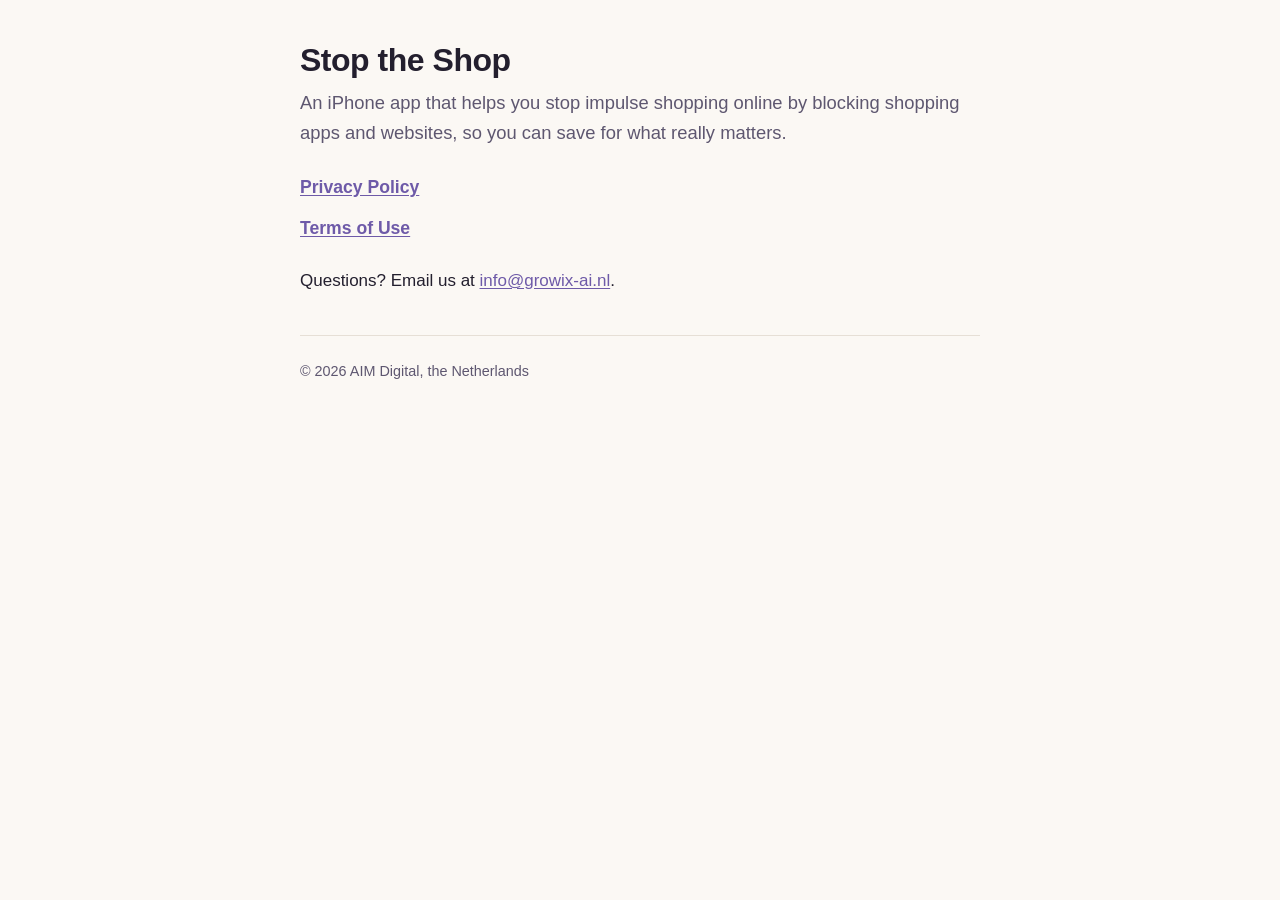
<file: index.html>
<!doctype html>
<html lang="en">
<head>
  <meta charset="utf-8">
  <meta name="viewport" content="width=device-width, initial-scale=1">
  <title>Stop the Shop</title>
  <meta name="description" content="Stop the Shop is an iPhone app that helps you stop impulse shopping online. Privacy Policy and Terms of Use.">
  <link rel="stylesheet" href="style.css">
</head>
<body>
  <main class="page">
    <h1>Stop the Shop</h1>
    <p class="lead">An iPhone app that helps you stop impulse shopping online by blocking shopping apps and websites, so you can save for what really matters.</p>

    <ul class="links">
      <li><a href="privacy.html">Privacy Policy</a></li>
      <li><a href="terms.html">Terms of Use</a></li>
    </ul>

    <p>Questions? Email us at <a href="mailto:info@growix-ai.nl">info@growix-ai.nl</a>.</p>

    <hr>
    <footer class="site">
      <p>&copy; 2026 AIM Digital, the Netherlands</p>
    </footer>
  </main>
</body>
</html>
</file>
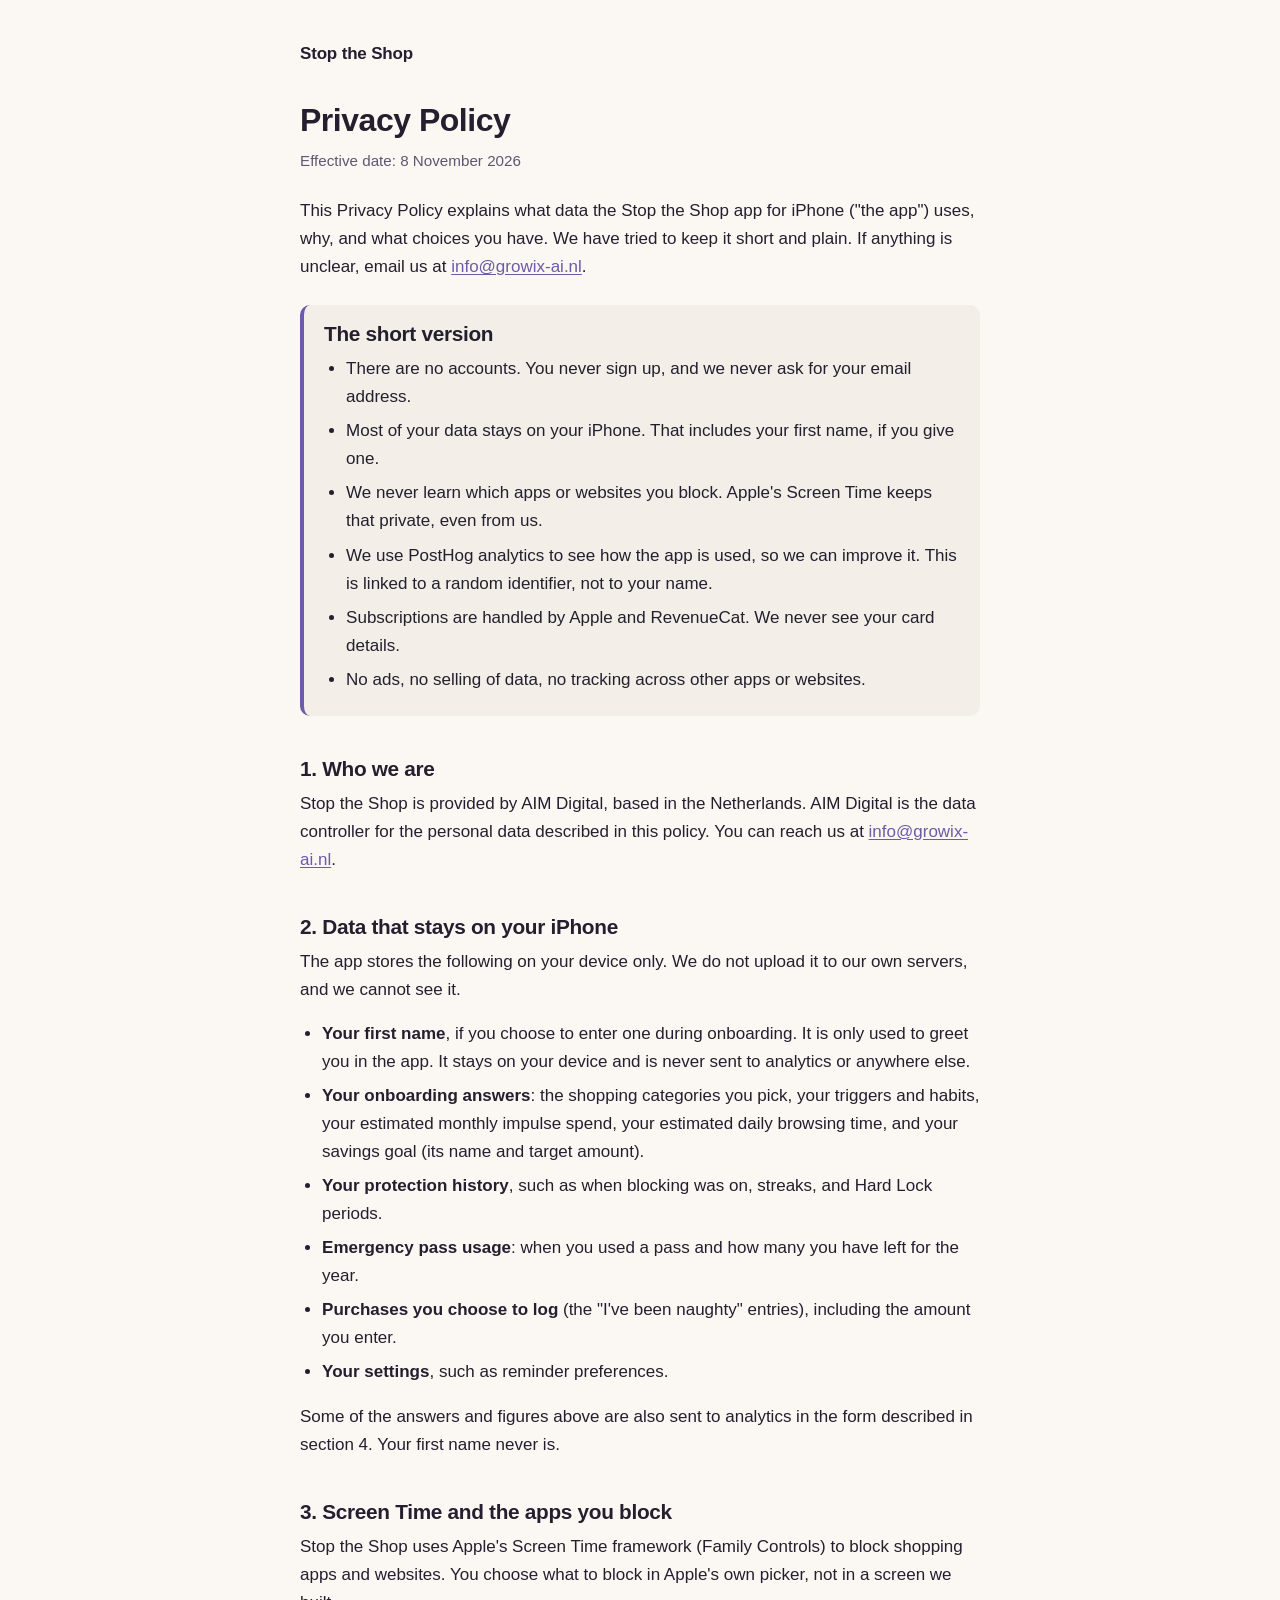
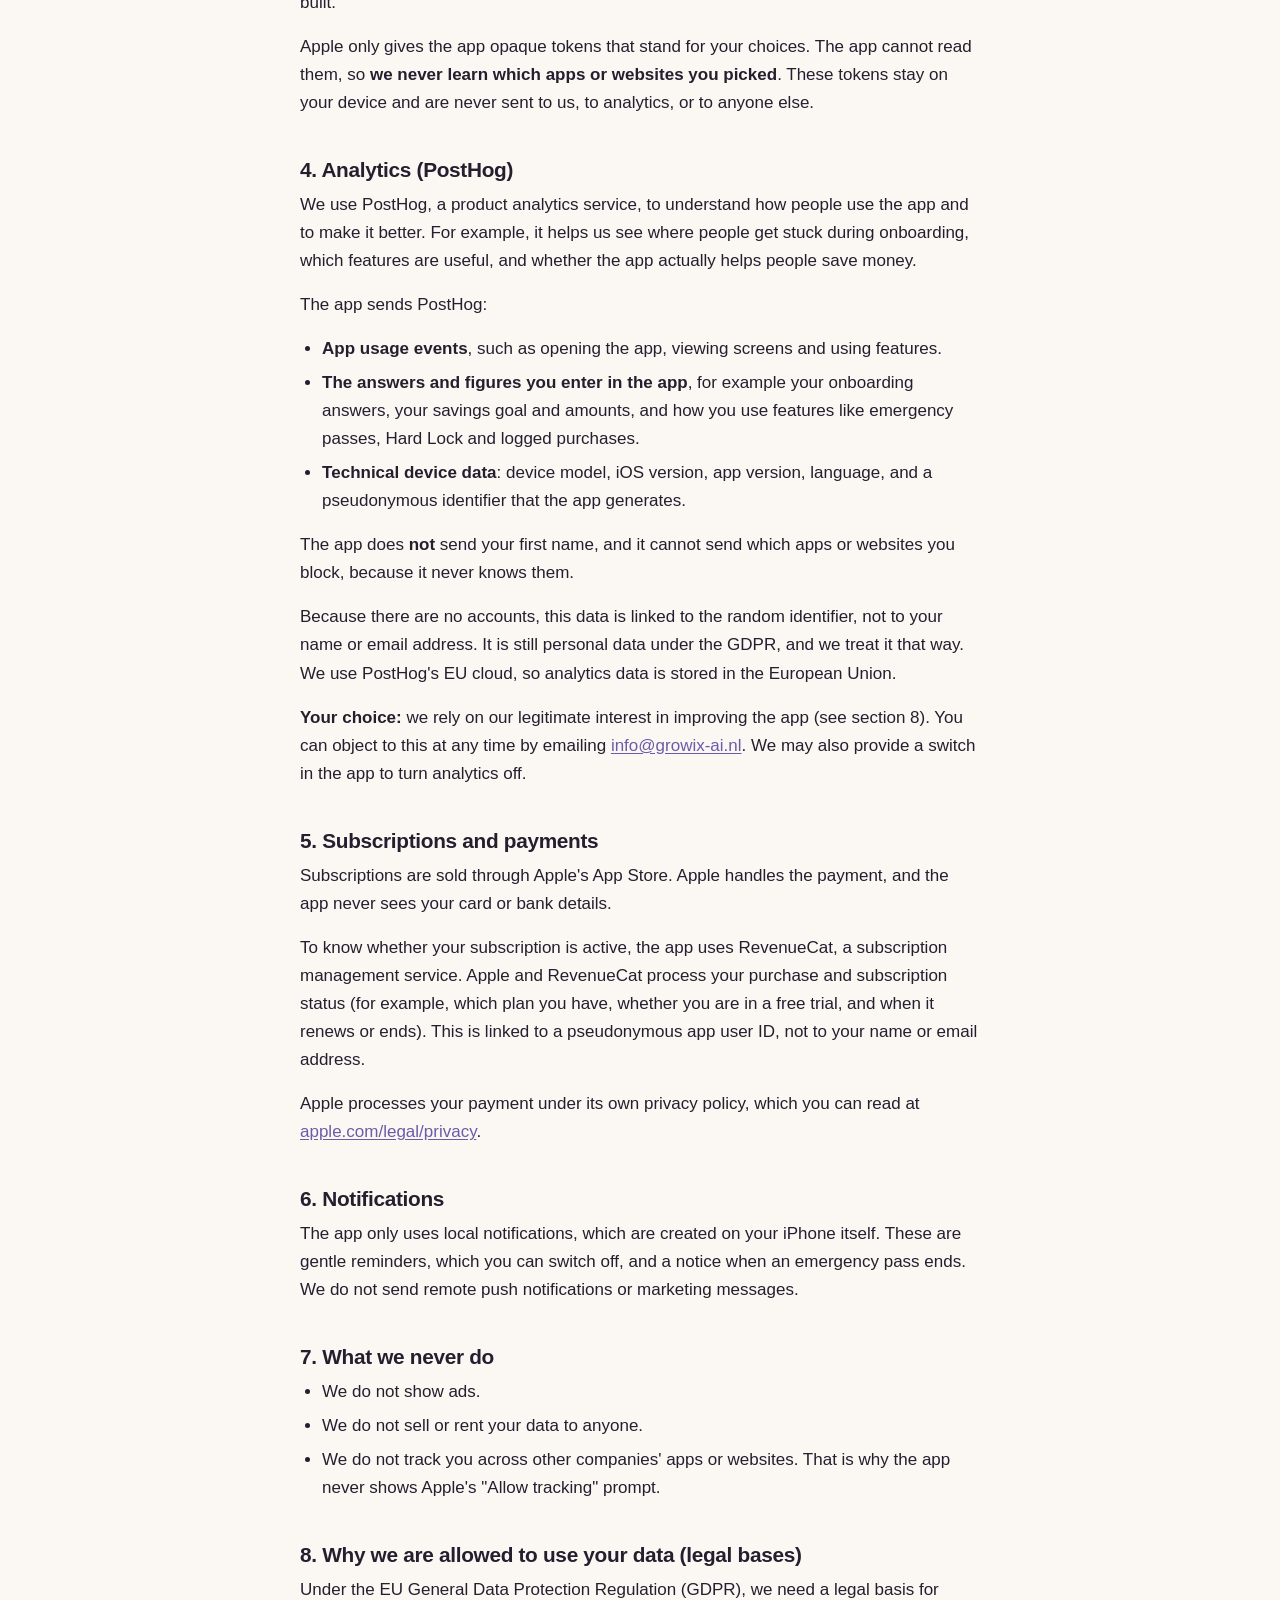
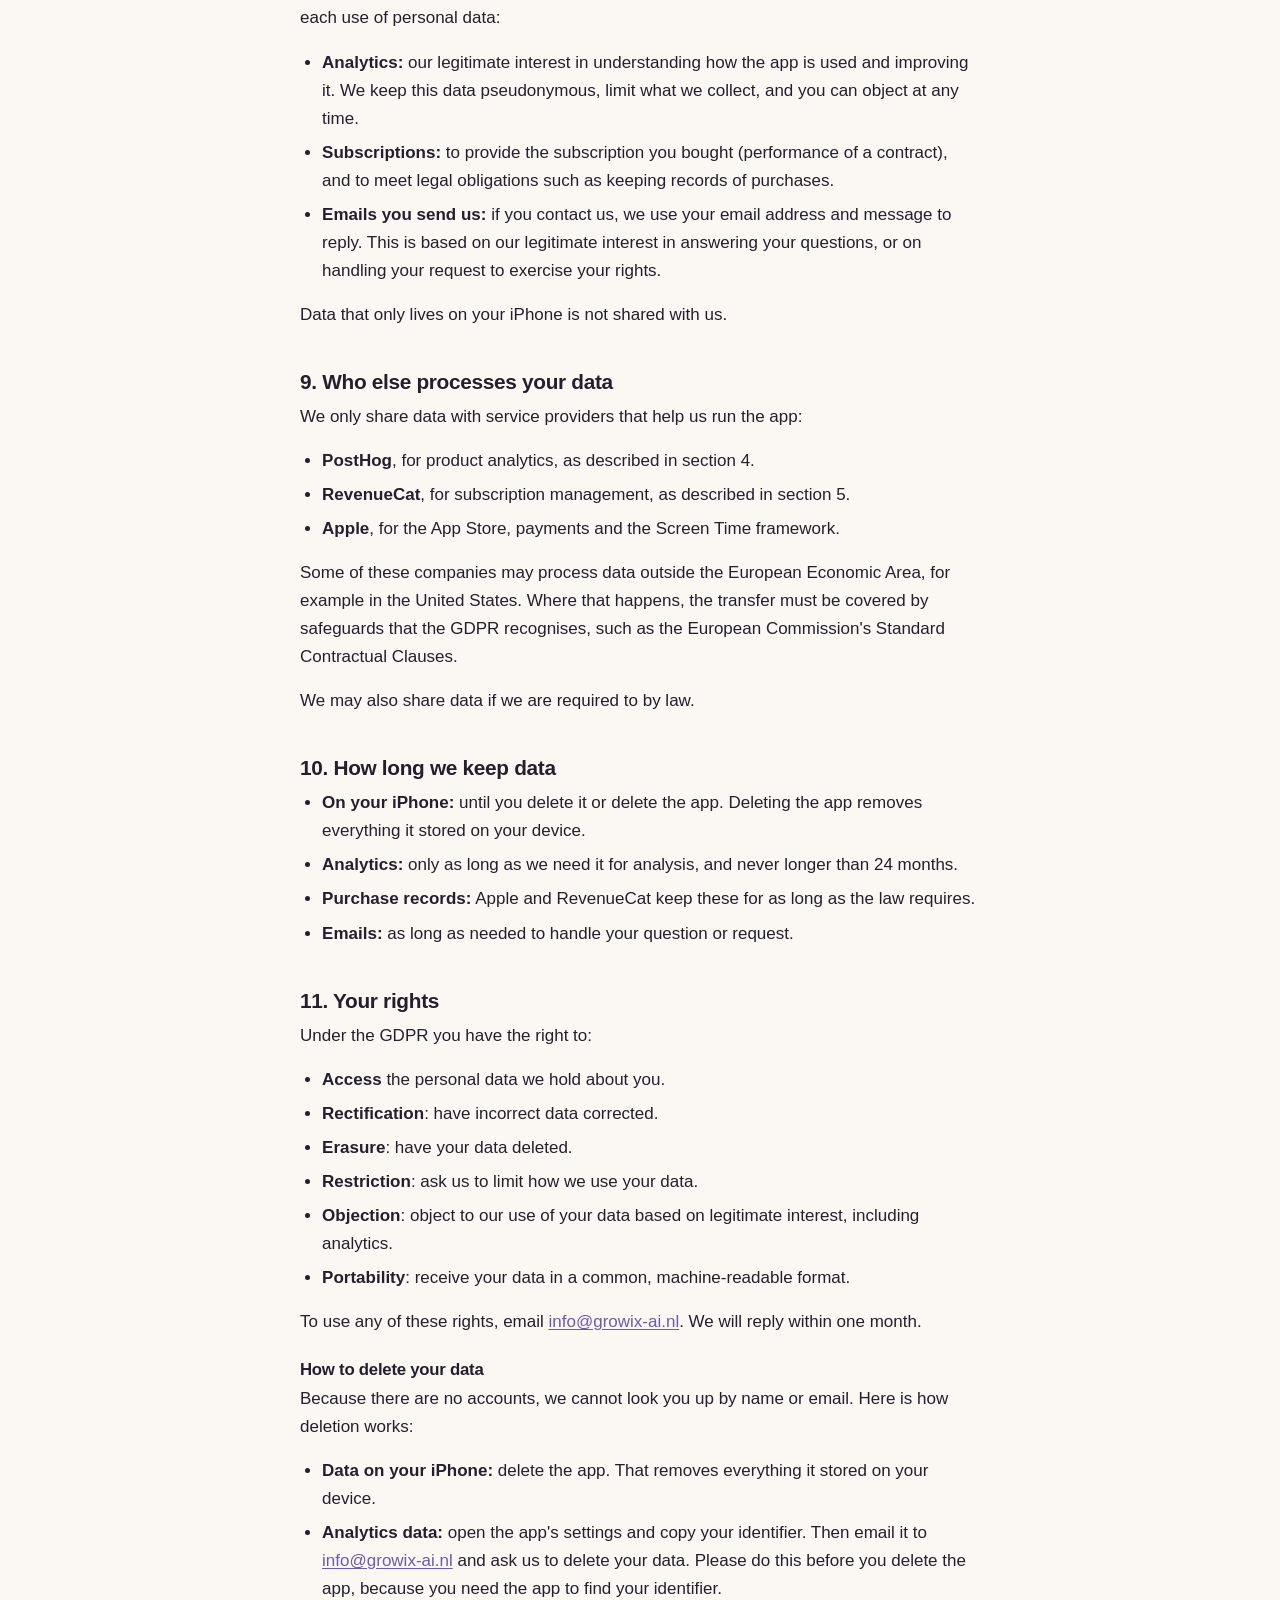
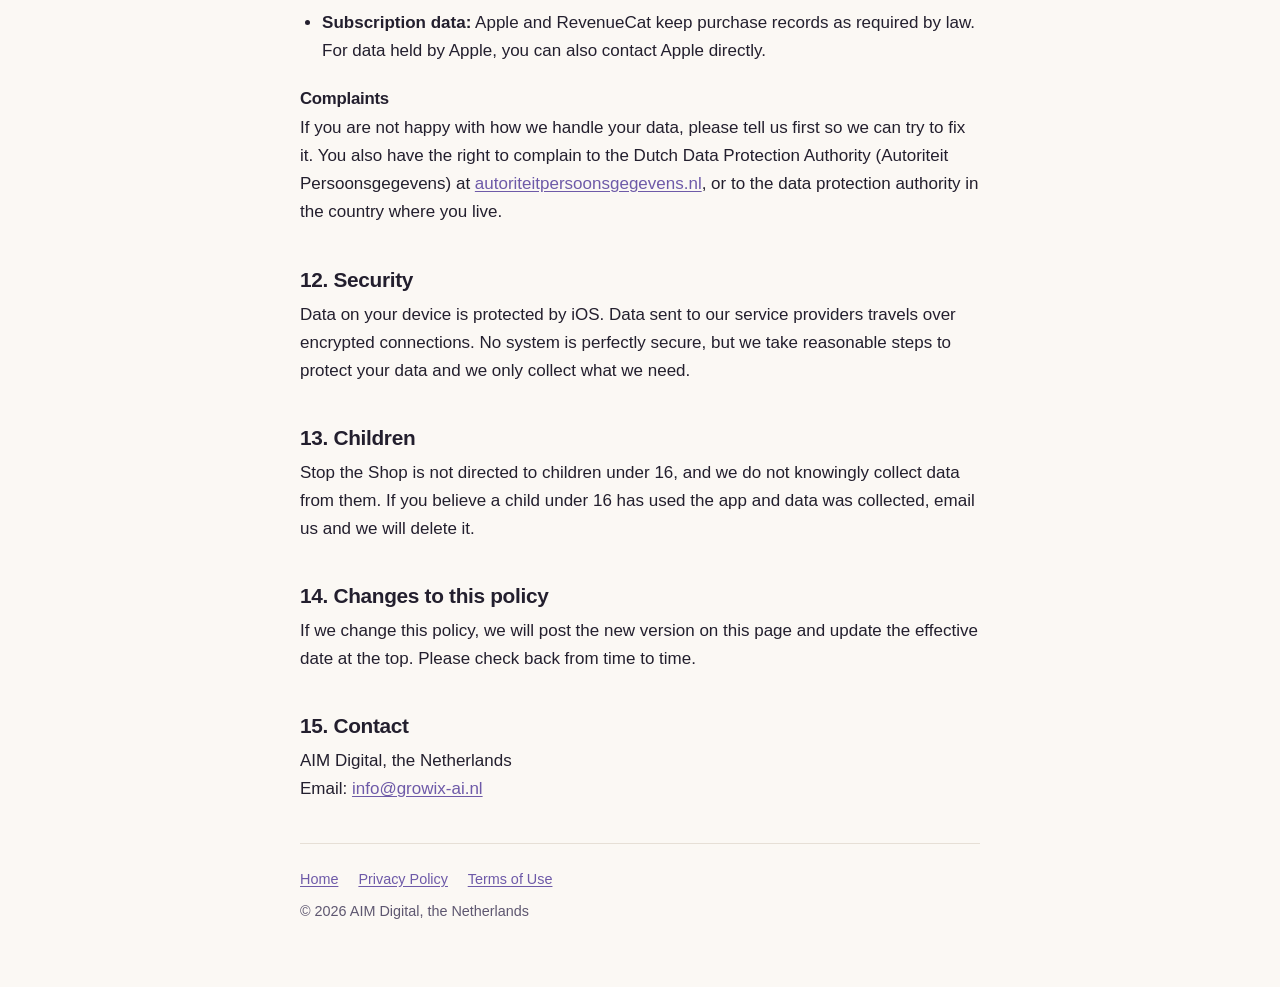
<file: privacy.html>
<!doctype html>
<html lang="en">
<head>
  <meta charset="utf-8">
  <meta name="viewport" content="width=device-width, initial-scale=1">
  <title>Privacy Policy | Stop the Shop</title>
  <meta name="description" content="How the Stop the Shop iPhone app handles your data.">
  <link rel="stylesheet" href="style.css">
</head>
<body>
  <main class="page">
    <header class="site">
      <a class="brand" href="index.html">Stop the Shop</a>
    </header>

    <h1>Privacy Policy</h1>
    <p class="meta">Effective date: 8 November 2026</p>

    <p>This Privacy Policy explains what data the Stop the Shop app for iPhone ("the app") uses, why, and what choices you have. We have tried to keep it short and plain. If anything is unclear, email us at <a href="mailto:info@growix-ai.nl">info@growix-ai.nl</a>.</p>

    <section class="summary">
      <h2>The short version</h2>
      <ul>
        <li>There are no accounts. You never sign up, and we never ask for your email address.</li>
        <li>Most of your data stays on your iPhone. That includes your first name, if you give one.</li>
        <li>We never learn which apps or websites you block. Apple's Screen Time keeps that private, even from us.</li>
        <li>We use PostHog analytics to see how the app is used, so we can improve it. This is linked to a random identifier, not to your name.</li>
        <li>Subscriptions are handled by Apple and RevenueCat. We never see your card details.</li>
        <li>No ads, no selling of data, no tracking across other apps or websites.</li>
      </ul>
    </section>

    <h2>1. Who we are</h2>
    <p>Stop the Shop is provided by AIM Digital, based in the Netherlands. AIM Digital is the data controller for the personal data described in this policy. You can reach us at <a href="mailto:info@growix-ai.nl">info@growix-ai.nl</a>.</p>

    <h2>2. Data that stays on your iPhone</h2>
    <p>The app stores the following on your device only. We do not upload it to our own servers, and we cannot see it.</p>
    <ul>
      <li><strong>Your first name</strong>, if you choose to enter one during onboarding. It is only used to greet you in the app. It stays on your device and is never sent to analytics or anywhere else.</li>
      <li><strong>Your onboarding answers</strong>: the shopping categories you pick, your triggers and habits, your estimated monthly impulse spend, your estimated daily browsing time, and your savings goal (its name and target amount).</li>
      <li><strong>Your protection history</strong>, such as when blocking was on, streaks, and Hard Lock periods.</li>
      <li><strong>Emergency pass usage</strong>: when you used a pass and how many you have left for the year.</li>
      <li><strong>Purchases you choose to log</strong> (the "I've been naughty" entries), including the amount you enter.</li>
      <li><strong>Your settings</strong>, such as reminder preferences.</li>
    </ul>
    <p>Some of the answers and figures above are also sent to analytics in the form described in section 4. Your first name never is.</p>

    <h2>3. Screen Time and the apps you block</h2>
    <p>Stop the Shop uses Apple's Screen Time framework (Family Controls) to block shopping apps and websites. You choose what to block in Apple's own picker, not in a screen we built.</p>
    <p>Apple only gives the app opaque tokens that stand for your choices. The app cannot read them, so <strong>we never learn which apps or websites you picked</strong>. These tokens stay on your device and are never sent to us, to analytics, or to anyone else.</p>

    <h2>4. Analytics (PostHog)</h2>
    <p>We use PostHog, a product analytics service, to understand how people use the app and to make it better. For example, it helps us see where people get stuck during onboarding, which features are useful, and whether the app actually helps people save money.</p>
    <p>The app sends PostHog:</p>
    <ul>
      <li><strong>App usage events</strong>, such as opening the app, viewing screens and using features.</li>
      <li><strong>The answers and figures you enter in the app</strong>, for example your onboarding answers, your savings goal and amounts, and how you use features like emergency passes, Hard Lock and logged purchases.</li>
      <li><strong>Technical device data</strong>: device model, iOS version, app version, language, and a pseudonymous identifier that the app generates.</li>
    </ul>
    <p>The app does <strong>not</strong> send your first name, and it cannot send which apps or websites you block, because it never knows them.</p>
    <p>Because there are no accounts, this data is linked to the random identifier, not to your name or email address. It is still personal data under the GDPR, and we treat it that way. We use PostHog's EU cloud, so analytics data is stored in the European Union.</p>
    <p><strong>Your choice:</strong> we rely on our legitimate interest in improving the app (see section 8). You can object to this at any time by emailing <a href="mailto:info@growix-ai.nl">info@growix-ai.nl</a>. We may also provide a switch in the app to turn analytics off.</p>

    <h2>5. Subscriptions and payments</h2>
    <p>Subscriptions are sold through Apple's App Store. Apple handles the payment, and the app never sees your card or bank details.</p>
    <p>To know whether your subscription is active, the app uses RevenueCat, a subscription management service. Apple and RevenueCat process your purchase and subscription status (for example, which plan you have, whether you are in a free trial, and when it renews or ends). This is linked to a pseudonymous app user ID, not to your name or email address.</p>
    <p>Apple processes your payment under its own privacy policy, which you can read at <a href="https://www.apple.com/legal/privacy/">apple.com/legal/privacy</a>.</p>

    <h2>6. Notifications</h2>
    <p>The app only uses local notifications, which are created on your iPhone itself. These are gentle reminders, which you can switch off, and a notice when an emergency pass ends. We do not send remote push notifications or marketing messages.</p>

    <h2>7. What we never do</h2>
    <ul>
      <li>We do not show ads.</li>
      <li>We do not sell or rent your data to anyone.</li>
      <li>We do not track you across other companies' apps or websites. That is why the app never shows Apple's "Allow tracking" prompt.</li>
    </ul>

    <h2>8. Why we are allowed to use your data (legal bases)</h2>
    <p>Under the EU General Data Protection Regulation (GDPR), we need a legal basis for each use of personal data:</p>
    <ul>
      <li><strong>Analytics:</strong> our legitimate interest in understanding how the app is used and improving it. We keep this data pseudonymous, limit what we collect, and you can object at any time.</li>
      <li><strong>Subscriptions:</strong> to provide the subscription you bought (performance of a contract), and to meet legal obligations such as keeping records of purchases.</li>
      <li><strong>Emails you send us:</strong> if you contact us, we use your email address and message to reply. This is based on our legitimate interest in answering your questions, or on handling your request to exercise your rights.</li>
    </ul>
    <p>Data that only lives on your iPhone is not shared with us.</p>

    <h2>9. Who else processes your data</h2>
    <p>We only share data with service providers that help us run the app:</p>
    <ul>
      <li><strong>PostHog</strong>, for product analytics, as described in section 4.</li>
      <li><strong>RevenueCat</strong>, for subscription management, as described in section 5.</li>
      <li><strong>Apple</strong>, for the App Store, payments and the Screen Time framework.</li>
    </ul>
    <p>Some of these companies may process data outside the European Economic Area, for example in the United States. Where that happens, the transfer must be covered by safeguards that the GDPR recognises, such as the European Commission's Standard Contractual Clauses.</p>
    <p>We may also share data if we are required to by law.</p>

    <h2>10. How long we keep data</h2>
    <ul>
      <li><strong>On your iPhone:</strong> until you delete it or delete the app. Deleting the app removes everything it stored on your device.</li>
      <li><strong>Analytics:</strong> only as long as we need it for analysis, and never longer than 24 months.</li>
      <li><strong>Purchase records:</strong> Apple and RevenueCat keep these for as long as the law requires.</li>
      <li><strong>Emails:</strong> as long as needed to handle your question or request.</li>
    </ul>

    <h2>11. Your rights</h2>
    <p>Under the GDPR you have the right to:</p>
    <ul>
      <li><strong>Access</strong> the personal data we hold about you.</li>
      <li><strong>Rectification</strong>: have incorrect data corrected.</li>
      <li><strong>Erasure</strong>: have your data deleted.</li>
      <li><strong>Restriction</strong>: ask us to limit how we use your data.</li>
      <li><strong>Objection</strong>: object to our use of your data based on legitimate interest, including analytics.</li>
      <li><strong>Portability</strong>: receive your data in a common, machine-readable format.</li>
    </ul>
    <p>To use any of these rights, email <a href="mailto:info@growix-ai.nl">info@growix-ai.nl</a>. We will reply within one month.</p>

    <h3>How to delete your data</h3>
    <p>Because there are no accounts, we cannot look you up by name or email. Here is how deletion works:</p>
    <ul>
      <li><strong>Data on your iPhone:</strong> delete the app. That removes everything it stored on your device.</li>
      <li><strong>Analytics data:</strong> open the app's settings and copy your identifier. Then email it to <a href="mailto:info@growix-ai.nl">info@growix-ai.nl</a> and ask us to delete your data. Please do this before you delete the app, because you need the app to find your identifier.</li>
      <li><strong>Subscription data:</strong> Apple and RevenueCat keep purchase records as required by law. For data held by Apple, you can also contact Apple directly.</li>
    </ul>

    <h3>Complaints</h3>
    <p>If you are not happy with how we handle your data, please tell us first so we can try to fix it. You also have the right to complain to the Dutch Data Protection Authority (Autoriteit Persoonsgegevens) at <a href="https://autoriteitpersoonsgegevens.nl">autoriteitpersoonsgegevens.nl</a>, or to the data protection authority in the country where you live.</p>

    <h2>12. Security</h2>
    <p>Data on your device is protected by iOS. Data sent to our service providers travels over encrypted connections. No system is perfectly secure, but we take reasonable steps to protect your data and we only collect what we need.</p>

    <h2>13. Children</h2>
    <p>Stop the Shop is not directed to children under 16, and we do not knowingly collect data from them. If you believe a child under 16 has used the app and data was collected, email us and we will delete it.</p>

    <h2>14. Changes to this policy</h2>
    <p>If we change this policy, we will post the new version on this page and update the effective date at the top. Please check back from time to time.</p>

    <h2>15. Contact</h2>
    <p>AIM Digital, the Netherlands<br>
    Email: <a href="mailto:info@growix-ai.nl">info@growix-ai.nl</a></p>

    <hr>
    <footer class="site">
      <nav>
        <a href="index.html">Home</a>
        <a href="privacy.html">Privacy Policy</a>
        <a href="terms.html">Terms of Use</a>
      </nav>
      <p>&copy; 2026 AIM Digital, the Netherlands</p>
    </footer>
  </main>
</body>
</html>
</file>
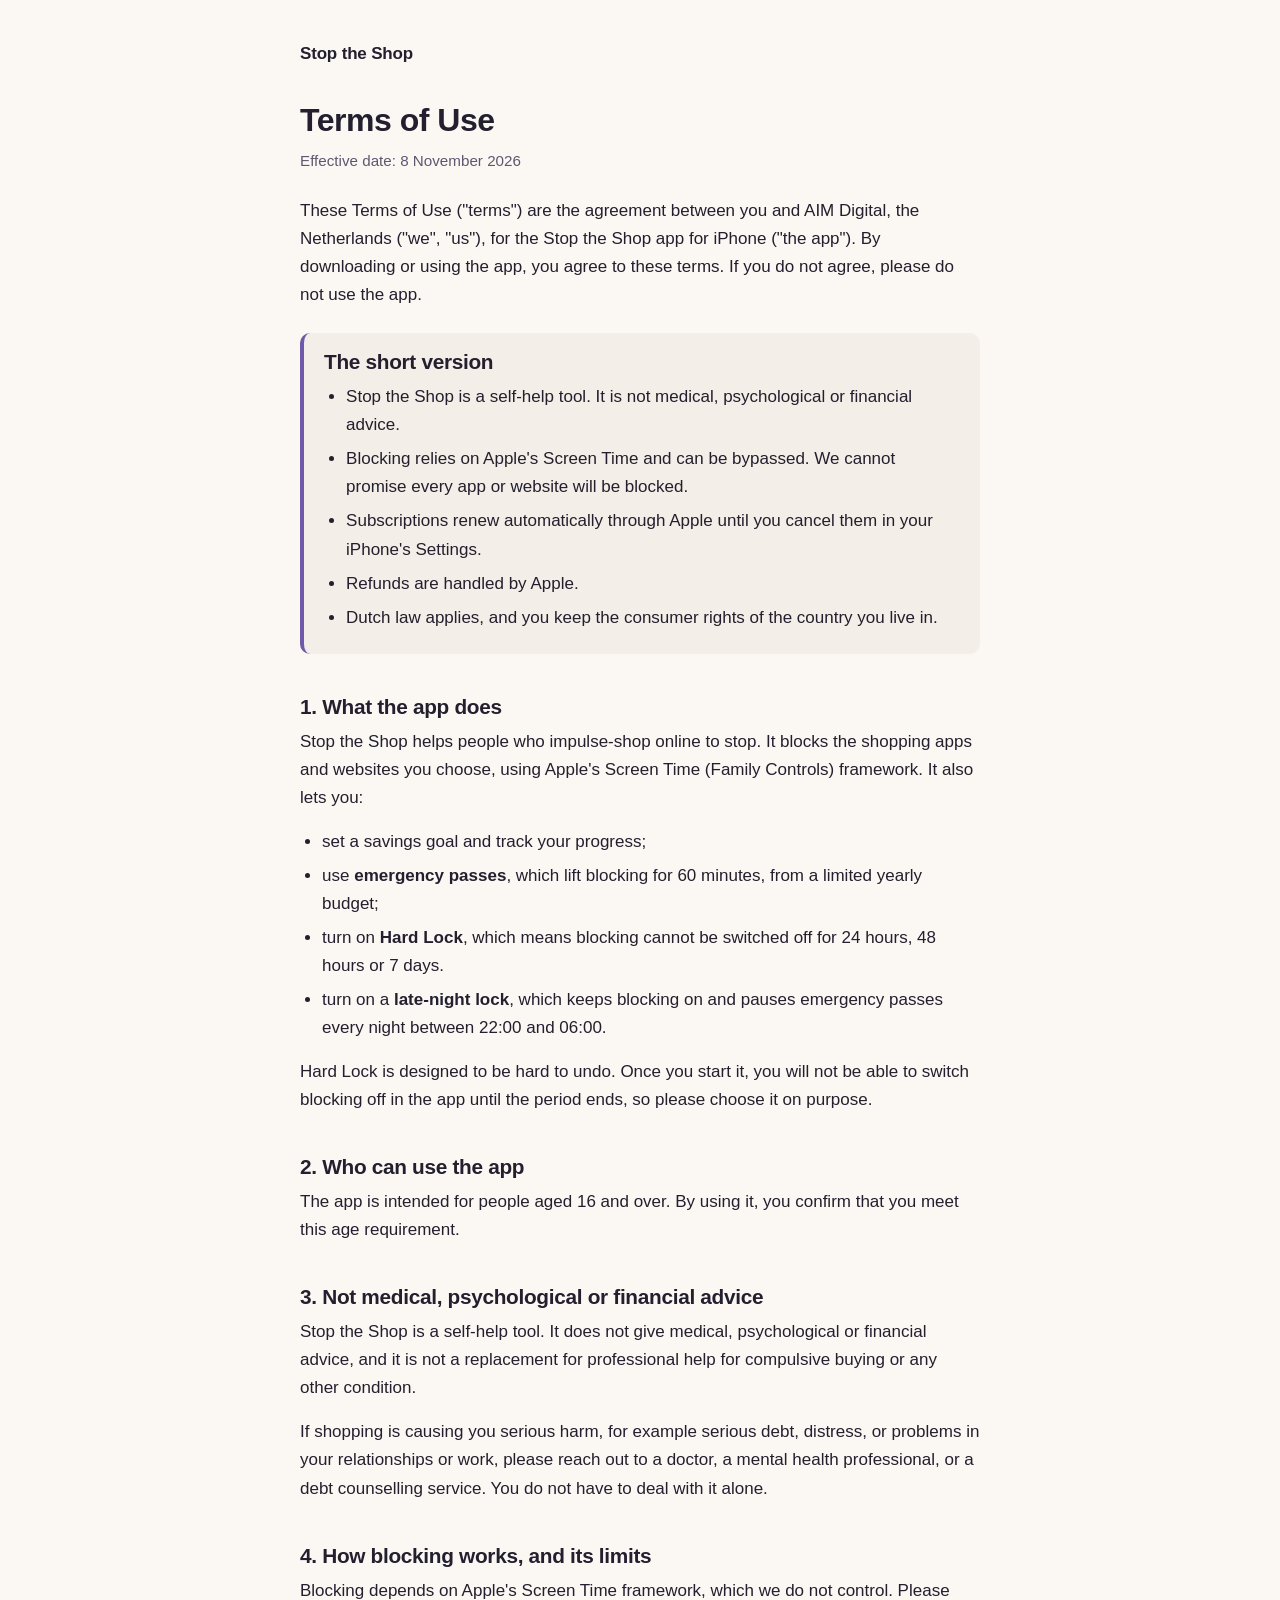
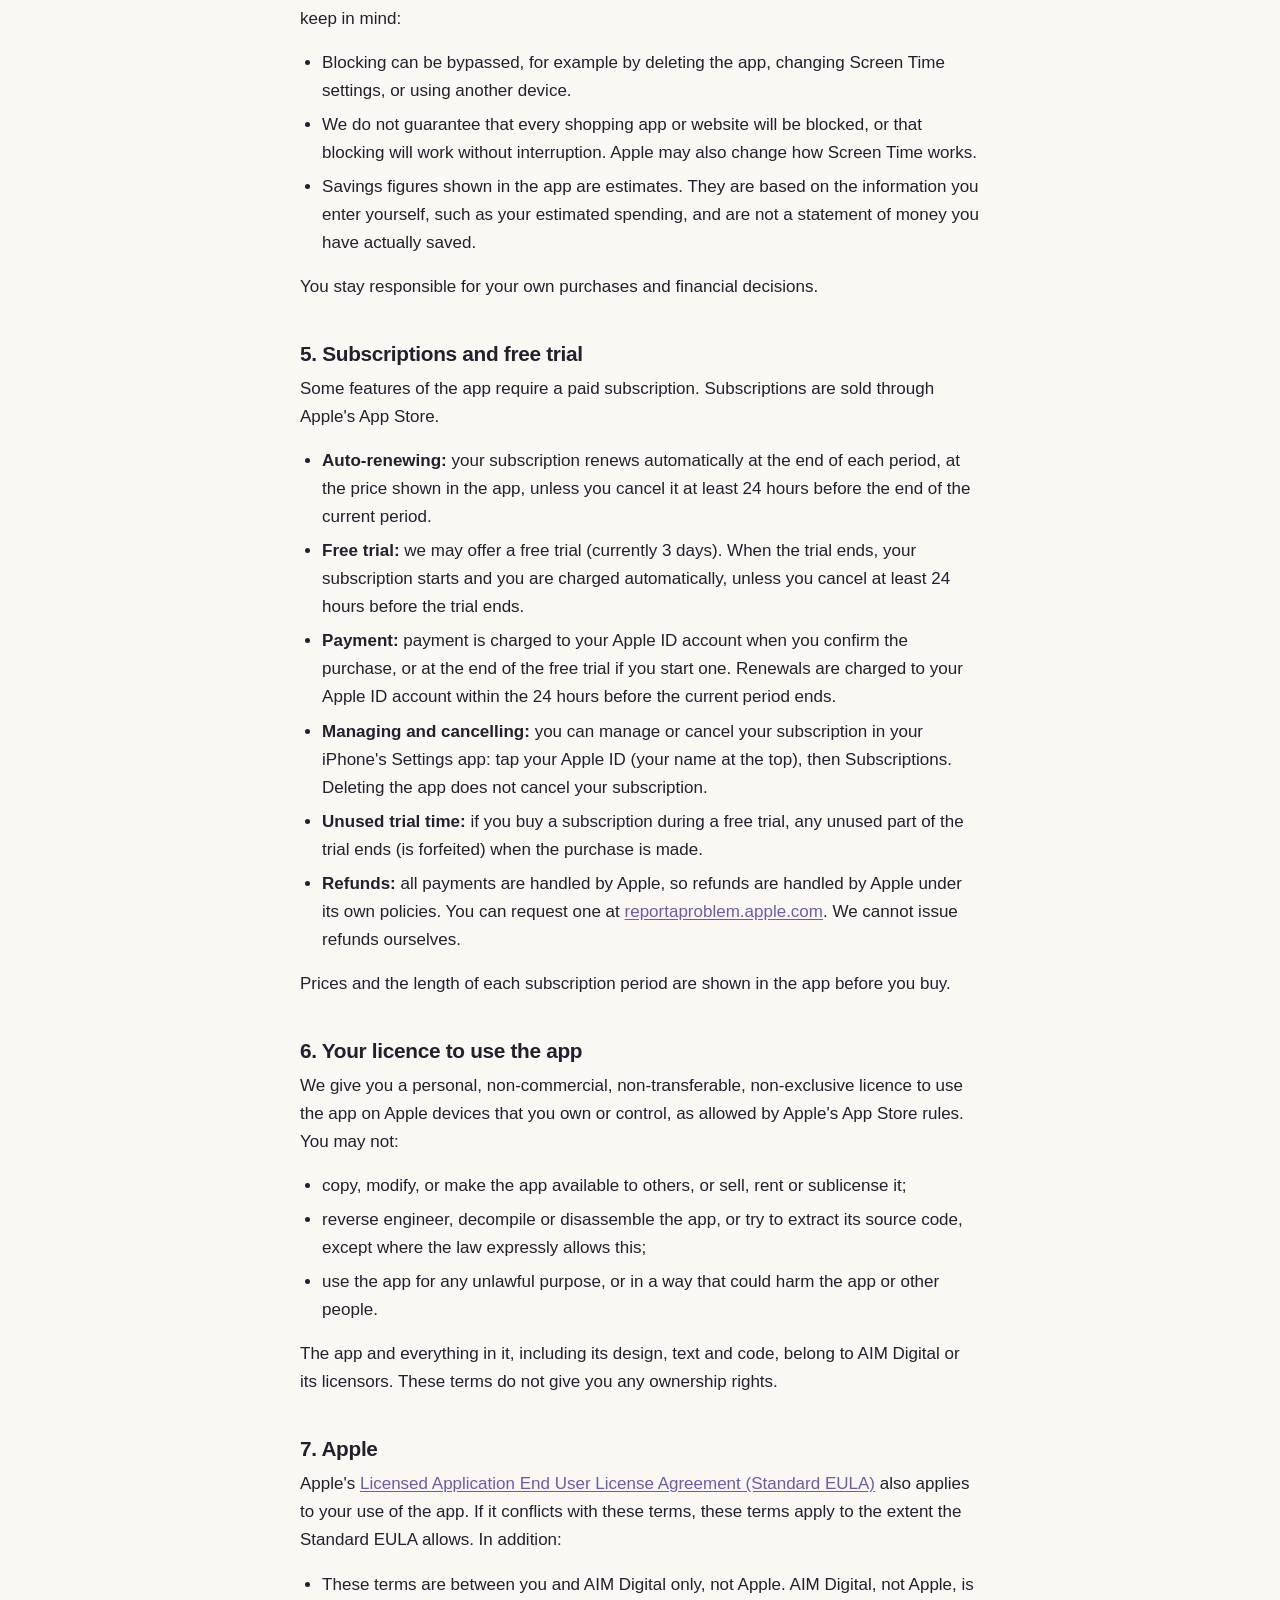
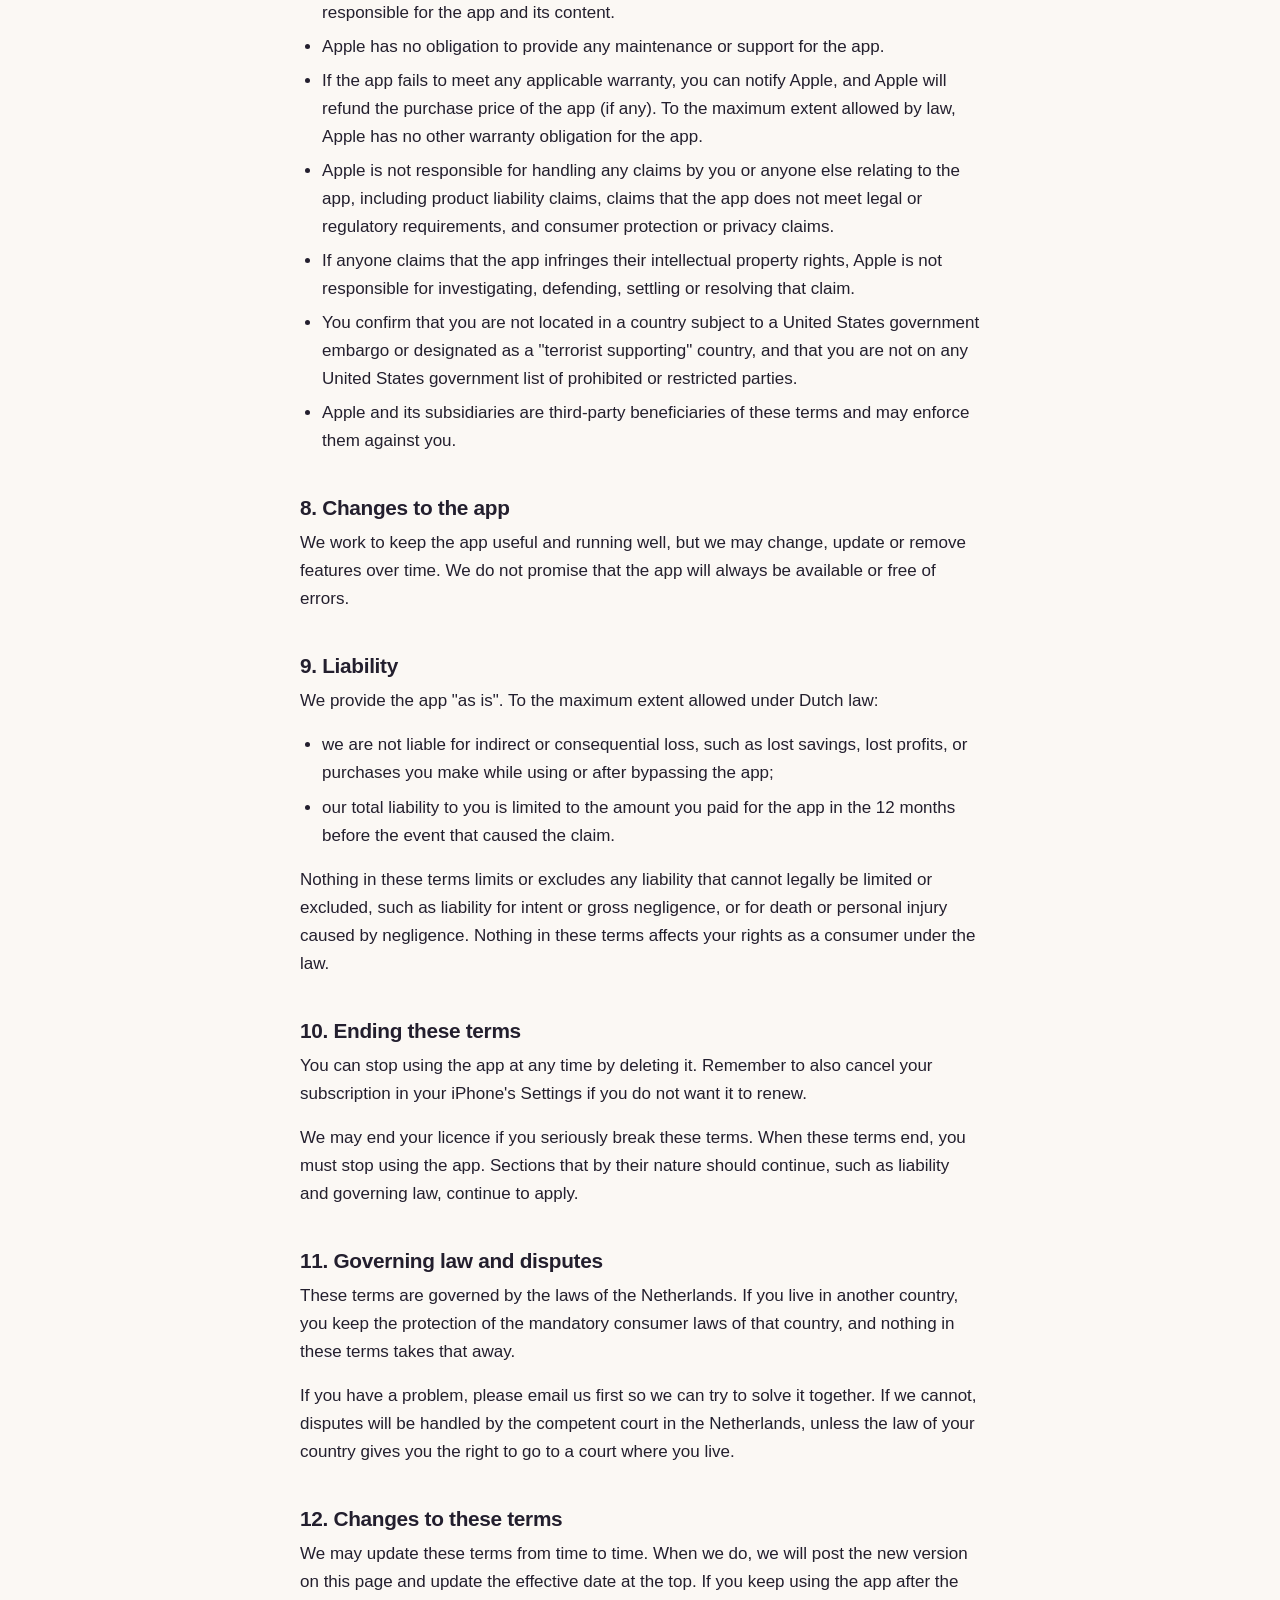
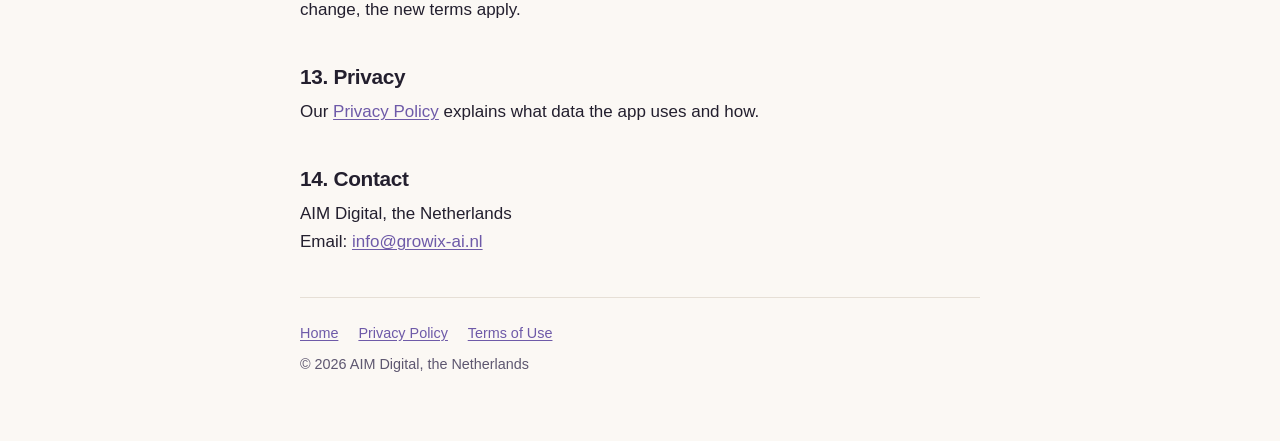
<file: terms.html>
<!doctype html>
<html lang="en">
<head>
  <meta charset="utf-8">
  <meta name="viewport" content="width=device-width, initial-scale=1">
  <title>Terms of Use | Stop the Shop</title>
  <meta name="description" content="Terms of Use for the Stop the Shop iPhone app, including subscriptions.">
  <link rel="stylesheet" href="style.css">
</head>
<body>
  <main class="page">
    <header class="site">
      <a class="brand" href="index.html">Stop the Shop</a>
    </header>

    <h1>Terms of Use</h1>
    <p class="meta">Effective date: 8 November 2026</p>

    <p>These Terms of Use ("terms") are the agreement between you and AIM Digital, the Netherlands ("we", "us"), for the Stop the Shop app for iPhone ("the app"). By downloading or using the app, you agree to these terms. If you do not agree, please do not use the app.</p>

    <section class="summary">
      <h2>The short version</h2>
      <ul>
        <li>Stop the Shop is a self-help tool. It is not medical, psychological or financial advice.</li>
        <li>Blocking relies on Apple's Screen Time and can be bypassed. We cannot promise every app or website will be blocked.</li>
        <li>Subscriptions renew automatically through Apple until you cancel them in your iPhone's Settings.</li>
        <li>Refunds are handled by Apple.</li>
        <li>Dutch law applies, and you keep the consumer rights of the country you live in.</li>
      </ul>
    </section>

    <h2>1. What the app does</h2>
    <p>Stop the Shop helps people who impulse-shop online to stop. It blocks the shopping apps and websites you choose, using Apple's Screen Time (Family Controls) framework. It also lets you:</p>
    <ul>
      <li>set a savings goal and track your progress;</li>
      <li>use <strong>emergency passes</strong>, which lift blocking for 60 minutes, from a limited yearly budget;</li>
      <li>turn on <strong>Hard Lock</strong>, which means blocking cannot be switched off for 24 hours, 48 hours or 7 days.</li>
      <li>turn on a <strong>late-night lock</strong>, which keeps blocking on and pauses emergency passes every night between 22:00 and 06:00.</li>
    </ul>
    <p>Hard Lock is designed to be hard to undo. Once you start it, you will not be able to switch blocking off in the app until the period ends, so please choose it on purpose.</p>

    <h2>2. Who can use the app</h2>
    <p>The app is intended for people aged 16 and over. By using it, you confirm that you meet this age requirement.</p>

    <h2>3. Not medical, psychological or financial advice</h2>
    <p>Stop the Shop is a self-help tool. It does not give medical, psychological or financial advice, and it is not a replacement for professional help for compulsive buying or any other condition.</p>
    <p>If shopping is causing you serious harm, for example serious debt, distress, or problems in your relationships or work, please reach out to a doctor, a mental health professional, or a debt counselling service. You do not have to deal with it alone.</p>

    <h2>4. How blocking works, and its limits</h2>
    <p>Blocking depends on Apple's Screen Time framework, which we do not control. Please keep in mind:</p>
    <ul>
      <li>Blocking can be bypassed, for example by deleting the app, changing Screen Time settings, or using another device.</li>
      <li>We do not guarantee that every shopping app or website will be blocked, or that blocking will work without interruption. Apple may also change how Screen Time works.</li>
      <li>Savings figures shown in the app are estimates. They are based on the information you enter yourself, such as your estimated spending, and are not a statement of money you have actually saved.</li>
    </ul>
    <p>You stay responsible for your own purchases and financial decisions.</p>

    <h2>5. Subscriptions and free trial</h2>
    <p>Some features of the app require a paid subscription. Subscriptions are sold through Apple's App Store.</p>
    <ul>
      <li><strong>Auto-renewing:</strong> your subscription renews automatically at the end of each period, at the price shown in the app, unless you cancel it at least 24 hours before the end of the current period.</li>
      <li><strong>Free trial:</strong> we may offer a free trial (currently 3 days). When the trial ends, your subscription starts and you are charged automatically, unless you cancel at least 24 hours before the trial ends.</li>
      <li><strong>Payment:</strong> payment is charged to your Apple ID account when you confirm the purchase, or at the end of the free trial if you start one. Renewals are charged to your Apple ID account within the 24 hours before the current period ends.</li>
      <li><strong>Managing and cancelling:</strong> you can manage or cancel your subscription in your iPhone's Settings app: tap your Apple ID (your name at the top), then Subscriptions. Deleting the app does not cancel your subscription.</li>
      <li><strong>Unused trial time:</strong> if you buy a subscription during a free trial, any unused part of the trial ends (is forfeited) when the purchase is made.</li>
      <li><strong>Refunds:</strong> all payments are handled by Apple, so refunds are handled by Apple under its own policies. You can request one at <a href="https://reportaproblem.apple.com">reportaproblem.apple.com</a>. We cannot issue refunds ourselves.</li>
    </ul>
    <p>Prices and the length of each subscription period are shown in the app before you buy.</p>

    <h2>6. Your licence to use the app</h2>
    <p>We give you a personal, non-commercial, non-transferable, non-exclusive licence to use the app on Apple devices that you own or control, as allowed by Apple's App Store rules. You may not:</p>
    <ul>
      <li>copy, modify, or make the app available to others, or sell, rent or sublicense it;</li>
      <li>reverse engineer, decompile or disassemble the app, or try to extract its source code, except where the law expressly allows this;</li>
      <li>use the app for any unlawful purpose, or in a way that could harm the app or other people.</li>
    </ul>
    <p>The app and everything in it, including its design, text and code, belong to AIM Digital or its licensors. These terms do not give you any ownership rights.</p>

    <h2>7. Apple</h2>
    <p>Apple's <a href="https://www.apple.com/legal/internet-services/itunes/dev/stdeula/">Licensed Application End User License Agreement (Standard EULA)</a> also applies to your use of the app. If it conflicts with these terms, these terms apply to the extent the Standard EULA allows. In addition:</p>
    <ul>
      <li>These terms are between you and AIM Digital only, not Apple. AIM Digital, not Apple, is responsible for the app and its content.</li>
      <li>Apple has no obligation to provide any maintenance or support for the app.</li>
      <li>If the app fails to meet any applicable warranty, you can notify Apple, and Apple will refund the purchase price of the app (if any). To the maximum extent allowed by law, Apple has no other warranty obligation for the app.</li>
      <li>Apple is not responsible for handling any claims by you or anyone else relating to the app, including product liability claims, claims that the app does not meet legal or regulatory requirements, and consumer protection or privacy claims.</li>
      <li>If anyone claims that the app infringes their intellectual property rights, Apple is not responsible for investigating, defending, settling or resolving that claim.</li>
      <li>You confirm that you are not located in a country subject to a United States government embargo or designated as a "terrorist supporting" country, and that you are not on any United States government list of prohibited or restricted parties.</li>
      <li>Apple and its subsidiaries are third-party beneficiaries of these terms and may enforce them against you.</li>
    </ul>

    <h2>8. Changes to the app</h2>
    <p>We work to keep the app useful and running well, but we may change, update or remove features over time. We do not promise that the app will always be available or free of errors.</p>

    <h2>9. Liability</h2>
    <p>We provide the app "as is". To the maximum extent allowed under Dutch law:</p>
    <ul>
      <li>we are not liable for indirect or consequential loss, such as lost savings, lost profits, or purchases you make while using or after bypassing the app;</li>
      <li>our total liability to you is limited to the amount you paid for the app in the 12 months before the event that caused the claim.</li>
    </ul>
    <p>Nothing in these terms limits or excludes any liability that cannot legally be limited or excluded, such as liability for intent or gross negligence, or for death or personal injury caused by negligence. Nothing in these terms affects your rights as a consumer under the law.</p>

    <h2>10. Ending these terms</h2>
    <p>You can stop using the app at any time by deleting it. Remember to also cancel your subscription in your iPhone's Settings if you do not want it to renew.</p>
    <p>We may end your licence if you seriously break these terms. When these terms end, you must stop using the app. Sections that by their nature should continue, such as liability and governing law, continue to apply.</p>

    <h2>11. Governing law and disputes</h2>
    <p>These terms are governed by the laws of the Netherlands. If you live in another country, you keep the protection of the mandatory consumer laws of that country, and nothing in these terms takes that away.</p>
    <p>If you have a problem, please email us first so we can try to solve it together. If we cannot, disputes will be handled by the competent court in the Netherlands, unless the law of your country gives you the right to go to a court where you live.</p>

    <h2>12. Changes to these terms</h2>
    <p>We may update these terms from time to time. When we do, we will post the new version on this page and update the effective date at the top. If you keep using the app after the change, the new terms apply.</p>

    <h2>13. Privacy</h2>
    <p>Our <a href="privacy.html">Privacy Policy</a> explains what data the app uses and how.</p>

    <h2>14. Contact</h2>
    <p>AIM Digital, the Netherlands<br>
    Email: <a href="mailto:info@growix-ai.nl">info@growix-ai.nl</a></p>

    <hr>
    <footer class="site">
      <nav>
        <a href="index.html">Home</a>
        <a href="privacy.html">Privacy Policy</a>
        <a href="terms.html">Terms of Use</a>
      </nav>
      <p>&copy; 2026 AIM Digital, the Netherlands</p>
    </footer>
  </main>
</body>
</html>
</file>
<file: style.css>
:root {
  --bg: #FBF8F4;
  --text: #231F2E;
  --muted: #5E5770;
  --accent: #6E5AA8;
  --rule: #E6DFD6;
  --card: #F3EEE7;
  color-scheme: light dark;
}

@media (prefers-color-scheme: dark) {
  :root {
    --bg: #1C1826;
    --text: #EDE9F5;
    --muted: #B3ABC6;
    --accent: #B9A8F0;
    --rule: #332C44;
    --card: #252032;
  }
}

*,
*::before,
*::after {
  box-sizing: border-box;
}

html {
  -webkit-text-size-adjust: 100%;
  text-size-adjust: 100%;
}

body {
  margin: 0;
  background: var(--bg);
  color: var(--text);
  font-family: -apple-system, BlinkMacSystemFont, "SF Pro Text", "Segoe UI", Roboto, "Helvetica Neue", Arial, sans-serif;
  font-size: 17px;
  line-height: 1.65;
}

.page {
  max-width: 720px;
  margin: 0 auto;
  padding: 40px 20px 64px;
}

header.site {
  margin-bottom: 32px;
}

header.site a.brand {
  color: var(--text);
  font-weight: 700;
  text-decoration: none;
  letter-spacing: -0.01em;
}

h1,
h2,
h3 {
  line-height: 1.25;
  letter-spacing: -0.015em;
}

h1 {
  font-size: 2rem;
  margin: 0 0 8px;
}

h2 {
  font-size: 1.3rem;
  margin: 40px 0 8px;
}

h3 {
  font-size: 1.05rem;
  margin: 24px 0 4px;
}

p,
ul,
ol {
  margin: 0 0 16px;
}

ul,
ol {
  padding-left: 1.3em;
}

li {
  margin-bottom: 6px;
}

a {
  color: var(--accent);
  text-underline-offset: 2px;
}

a:hover {
  text-decoration-thickness: 2px;
}

strong {
  font-weight: 650;
}

.meta {
  color: var(--muted);
  font-size: 0.95rem;
  margin-bottom: 24px;
}

.lead {
  font-size: 1.15rem;
  color: var(--muted);
}

.summary {
  background: var(--card);
  border-left: 4px solid var(--accent);
  border-radius: 10px;
  padding: 16px 20px;
  margin: 24px 0 8px;
}

.summary h2 {
  margin-top: 0;
}

.summary ul {
  margin-bottom: 0;
}

.links {
  list-style: none;
  padding: 0;
  margin: 24px 0;
}

.links li {
  margin-bottom: 12px;
}

.links a {
  display: inline-block;
  font-weight: 600;
  font-size: 1.1rem;
}

hr {
  border: 0;
  border-top: 1px solid var(--rule);
  margin: 40px 0 24px;
}

footer.site {
  color: var(--muted);
  font-size: 0.9rem;
}

footer.site nav a {
  margin-right: 16px;
}

footer.site p {
  margin: 8px 0 0;
}

@media (max-width: 480px) {
  body {
    font-size: 16px;
  }

  .page {
    padding: 28px 16px 48px;
  }

  h1 {
    font-size: 1.65rem;
  }
}
</file>
